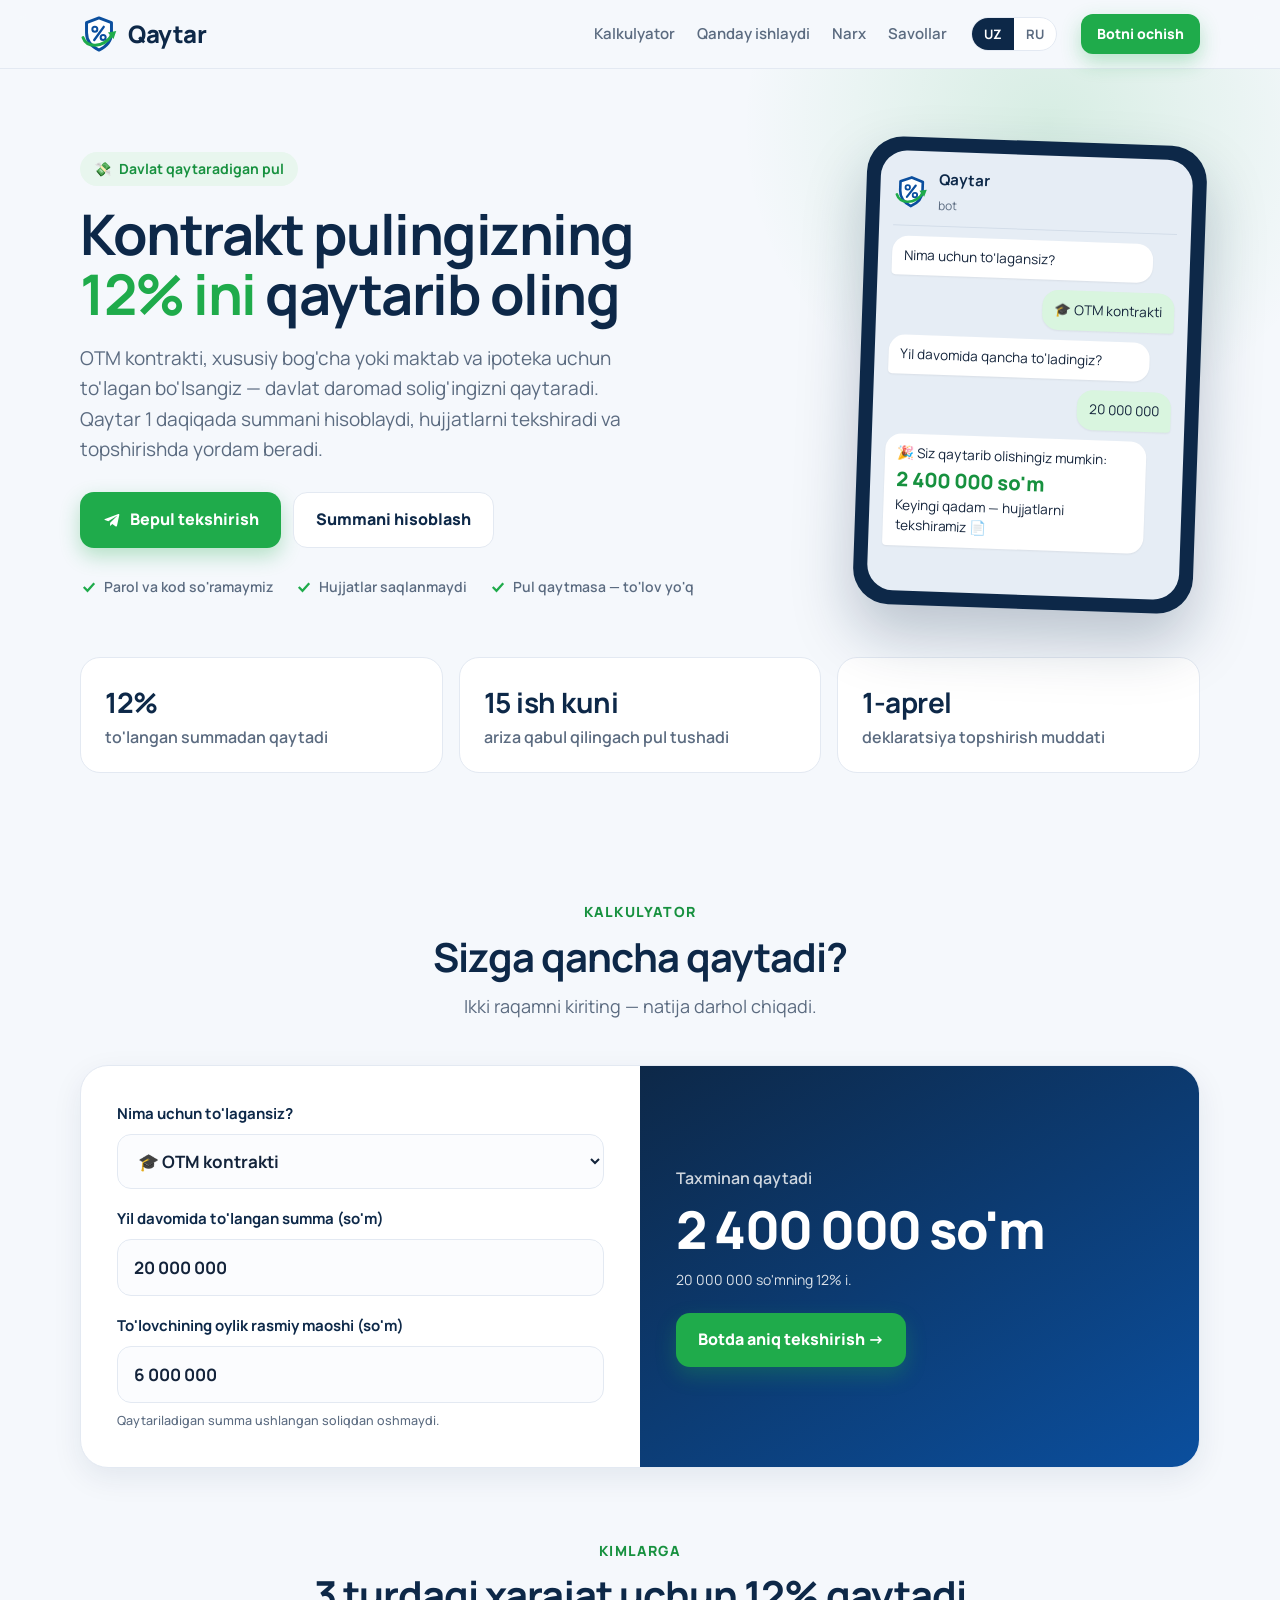
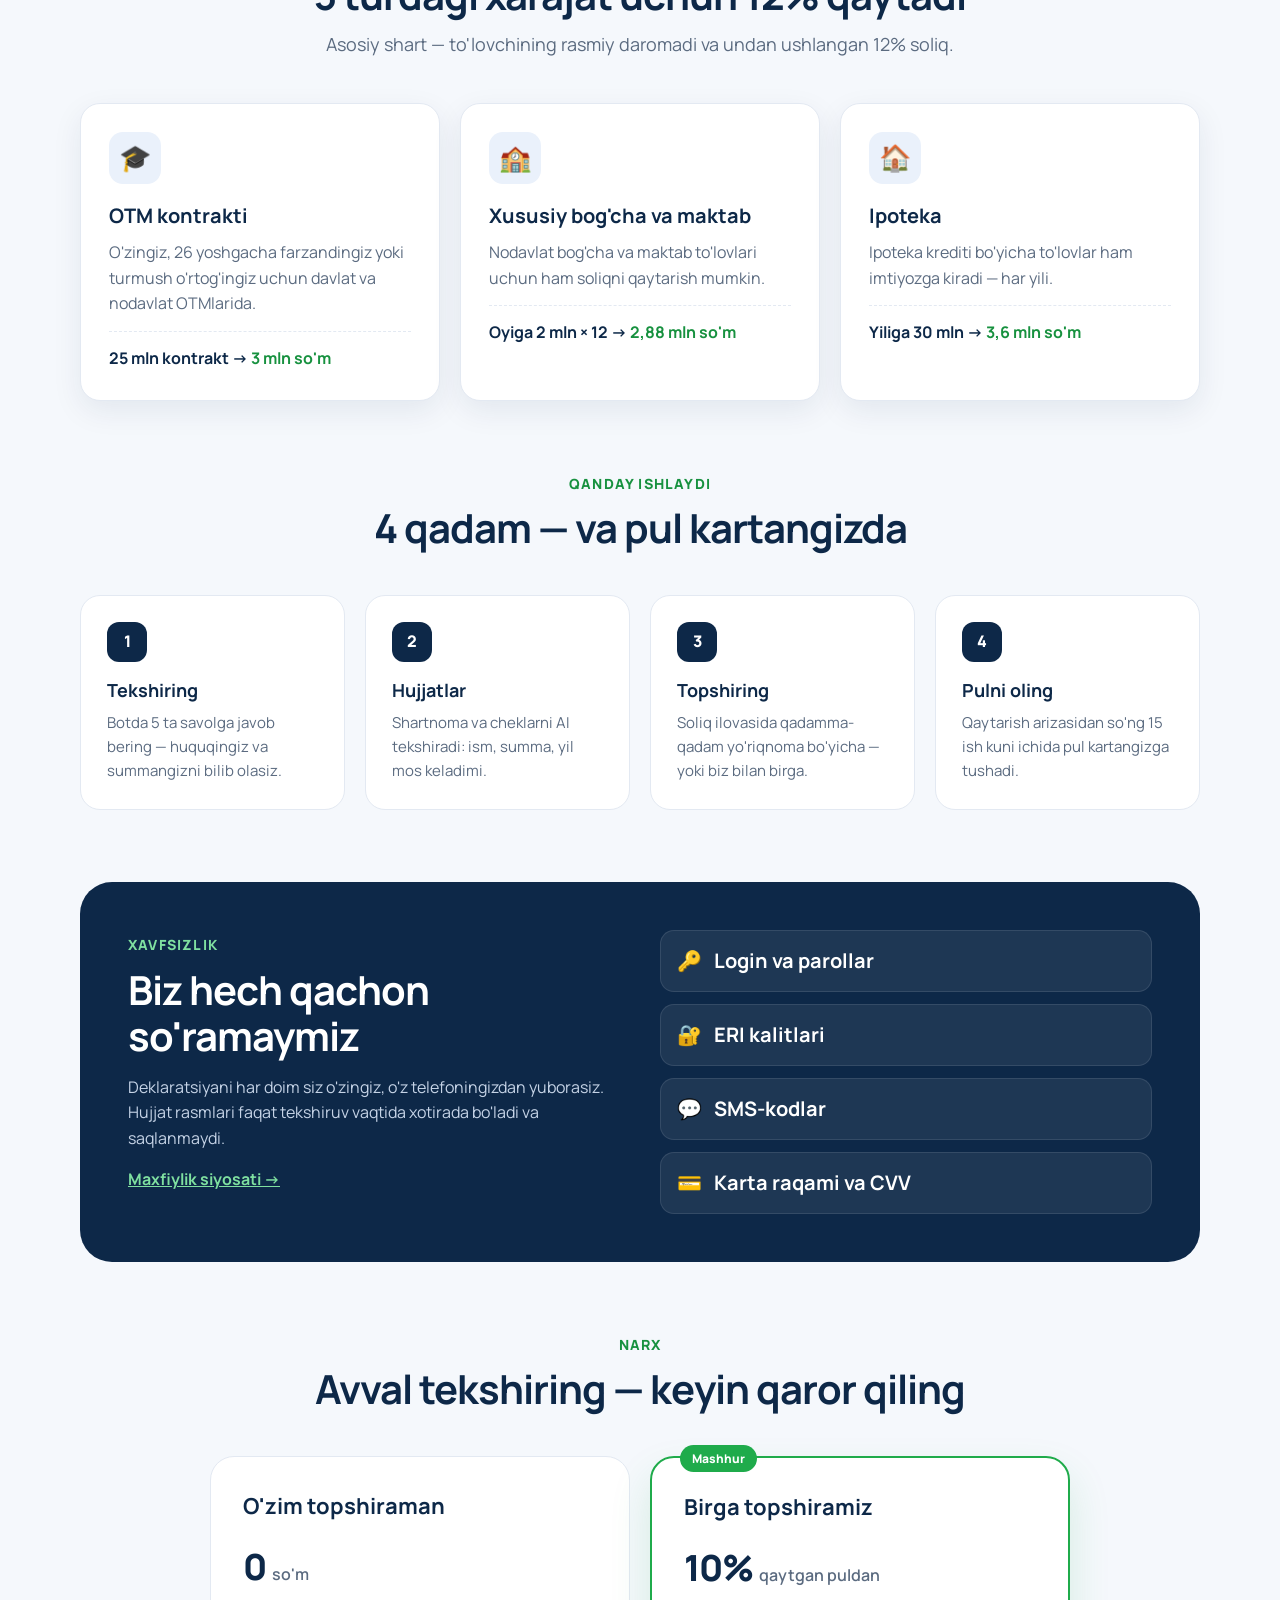
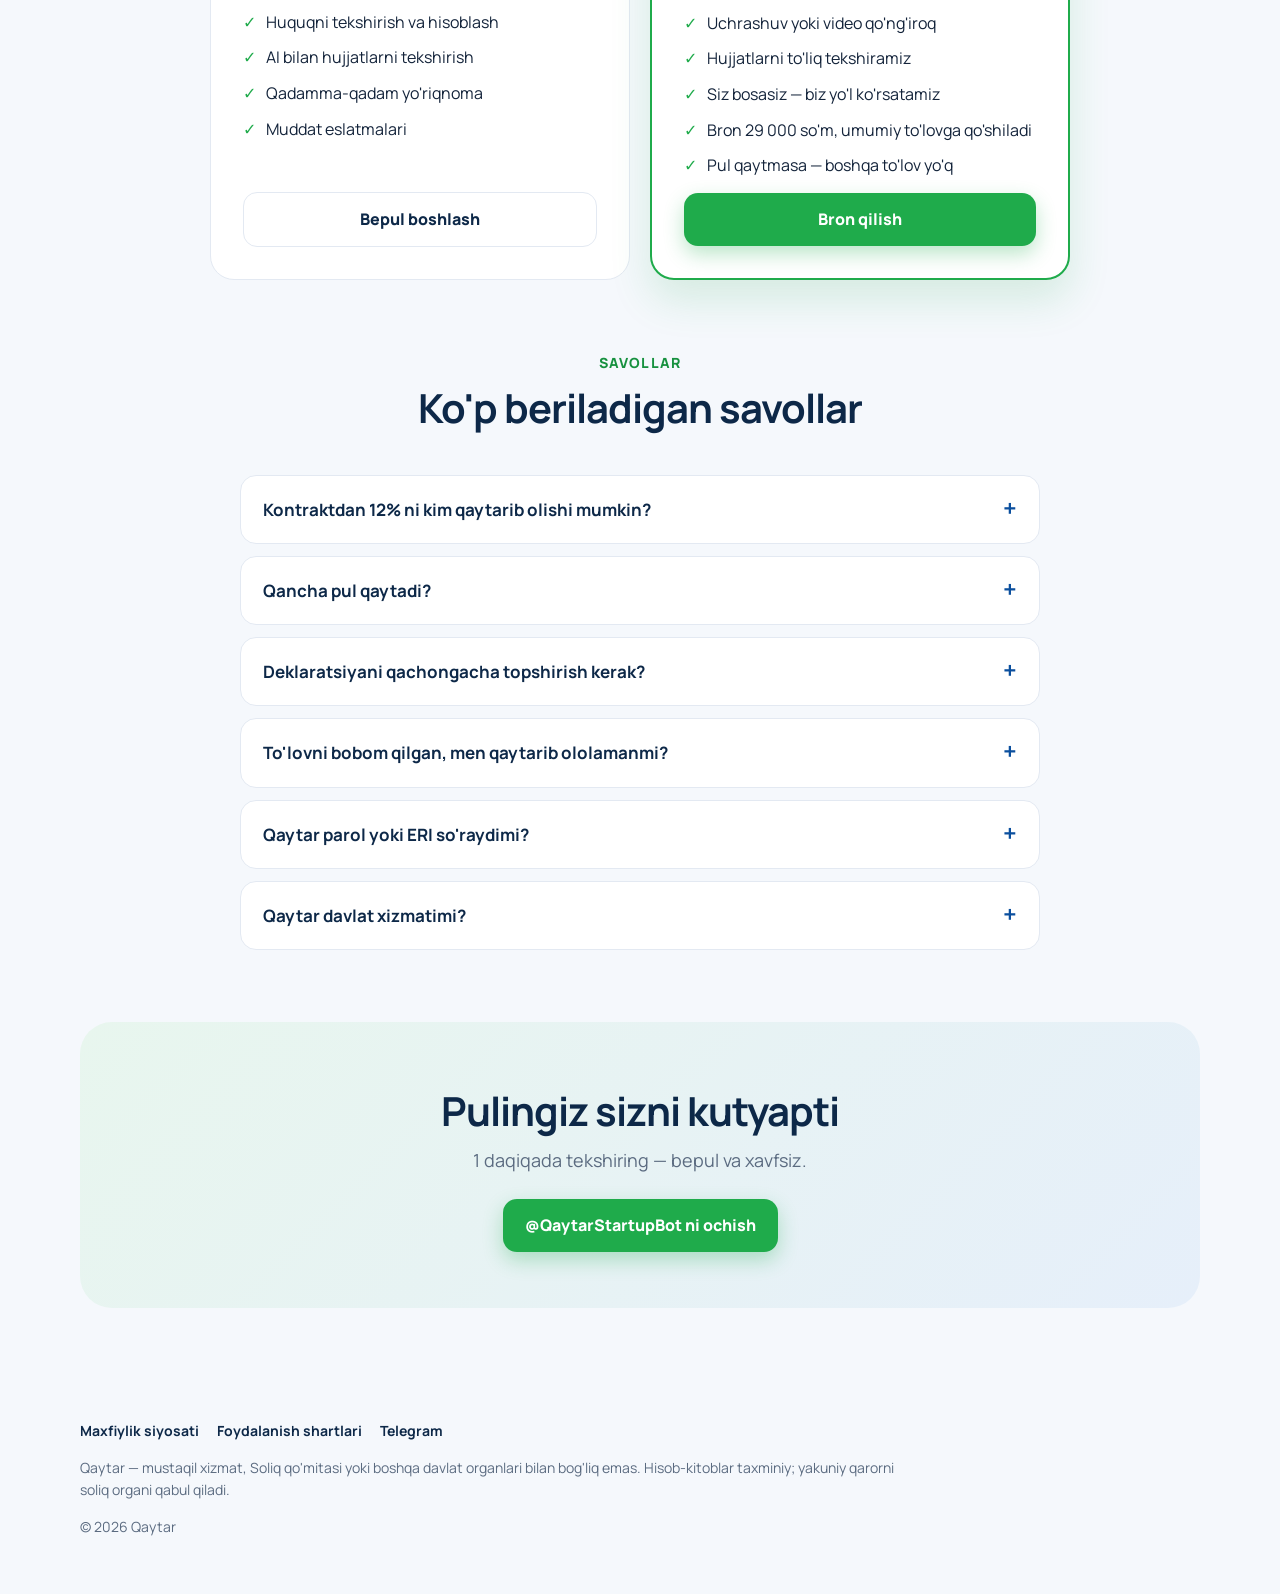
<file: site/index.html>
<!doctype html>
<html lang="uz">
<head>
<meta charset="utf-8">
<meta name="viewport" content="width=device-width, initial-scale=1">
<title>Kontraktdan 12% qaytarish — Qaytar | Возврат 12% за контракт</title>
<meta name="description" content="Kontrakt, xususiy bog'cha/maktab va ipoteka uchun to'langan pulning 12% ini qaytarib oling. 1 daqiqada bepul hisoblang. Вернём 12% подоходного налога за контракт, школу и ипотеку.">
<meta name="keywords" content="kontraktdan 12% qaytarish, kontrakt pulini qaytarish, 12 foiz qaytarish, soliq qaytarish, ipoteka 12%, возврат 12% за контракт, вернуть налог за учебу Узбекистан">
<link rel="canonical" href="https://qaytar.uz/">
<link rel="alternate" hreflang="uz" href="https://qaytar.uz/?lang=uz">
<link rel="alternate" hreflang="ru" href="https://qaytar.uz/?lang=ru">
<link rel="alternate" hreflang="x-default" href="https://qaytar.uz/">
<meta name="theme-color" content="#0d2848">
<link rel="icon" href="logo.svg" type="image/svg+xml">
<link rel="apple-touch-icon" href="og.png">

<meta property="og:type" content="website">
<meta property="og:site_name" content="Qaytar">
<meta property="og:title" content="Kontraktdan 12% qaytaring — Qaytar">
<meta property="og:description" content="20 mln kontrakt → 2,4 mln so'm qaytadi. 1 daqiqada bepul tekshiring.">
<meta property="og:url" content="https://qaytar.uz/">
<meta property="og:image" content="https://qaytar.uz/og.png">
<meta property="og:locale" content="uz_UZ">
<meta property="og:locale:alternate" content="ru_RU">
<meta name="twitter:card" content="summary_large_image">

<link rel="preconnect" href="https://fonts.googleapis.com">
<link rel="preconnect" href="https://fonts.gstatic.com" crossorigin>
<link href="https://fonts.googleapis.com/css2?family=Manrope:wght@500;600;700;800&display=swap" rel="stylesheet">
<link rel="stylesheet" href="styles.css">
<script src="lang.js"></script>

<script type="application/ld+json">
{
  "@context": "https://schema.org",
  "@graph": [
    {
      "@type": "Organization",
      "name": "Qaytar",
      "url": "https://qaytar.uz/",
      "logo": "https://qaytar.uz/og.png",
      "sameAs": ["https://t.me/QaytarStartupBot"]
    },
    {
      "@type": "WebSite",
      "name": "Qaytar",
      "url": "https://qaytar.uz/",
      "inLanguage": ["uz", "ru"]
    },
    {
      "@type": "FAQPage",
      "mainEntity": [
        {"@type": "Question", "name": "Kontraktdan 12% ni kim qaytarib olishi mumkin?",
         "acceptedAnswer": {"@type": "Answer", "text": "Rasmiy ishlaydigan va maoshidan 12% daromad solig'i ushlanadigan, o'zi, 26 yoshgacha farzandi yoki turmush o'rtog'i uchun OTM kontraktini to'lagan shaxs. Shuningdek, nodavlat bog'cha/maktab va ipoteka to'lovlari uchun."}},
        {"@type": "Question", "name": "Qancha pul qaytadi?",
         "acceptedAnswer": {"@type": "Answer", "text": "To'langan summaning 12 foizi, lekin yil davomida ushlangan soliqdan ko'p emas. Masalan, 20 mln so'm kontrakt uchun 2,4 mln so'm."}},
        {"@type": "Question", "name": "Deklaratsiyani qachongacha topshirish kerak?",
         "acceptedAnswer": {"@type": "Answer", "text": "Xarajat qilingan yildan keyingi yilning 1-apreligacha. Pul qaytarish arizasi qabul qilingandan so'ng 15 ish kuni ichida tushadi."}},
        {"@type": "Question", "name": "Qaytar parol yoki ERI so'raydimi?",
         "acceptedAnswer": {"@type": "Answer", "text": "Yo'q. Qaytar hech qachon parol, ERI, SMS-kod yoki karta ma'lumotlarini so'ramaydi. Deklaratsiyani har doim foydalanuvchining o'zi yuboradi."}}
      ]
    }
  ]
}
</script>
</head>
<body>

<header class="header">
  <div class="container">
    <a class="brand" href="#top" aria-label="Qaytar">
      <img src="logo.svg" width="38" height="38" alt="Qaytar logo">
      <span class="brand-name">Qaytar</span>
    </a>
    <nav class="nav" aria-label="Menu">
      <a href="#calc" data-i18n="nav_calc">Kalkulyator</a>
      <a href="#how" data-i18n="nav_how">Qanday ishlaydi</a>
      <a href="#price" data-i18n="nav_price">Narx</a>
      <a href="#faq" data-i18n="nav_faq">Savollar</a>
    </nav>
    <div class="lang-switch"><button data-set-lang="uz">UZ</button><button data-set-lang="ru">RU</button></div>
    <a class="btn btn-primary btn-sm tg-link" href="https://t.me/QaytarStartupBot" data-i18n="cta_short">Botni ochish</a>
  </div>
</header>

<main id="top">

<!-- HERO -->
<section class="hero">
  <div class="container hero-grid">
    <div>
      <span class="pill">💸 <span data-i18n="pill">Davlat qaytaradigan pul</span></span>
      <h1 data-i18n-html="h1">Kontrakt pulingizning <span class="hl">12% ini</span> qaytarib oling</h1>
      <p class="lead" data-i18n="lead">OTM kontrakti, xususiy bog'cha yoki maktab va ipoteka uchun to'lagan bo'lsangiz — davlat daromad solig'ingizni qaytaradi. Qaytar 1 daqiqada summani hisoblaydi, hujjatlarni tekshiradi va topshirishda yordam beradi.</p>
      <div class="hero-cta">
        <a class="btn btn-primary tg-link" href="https://t.me/QaytarStartupBot">
          <svg width="20" height="20" viewBox="0 0 24 24" fill="currentColor" aria-hidden="true"><path d="M9.8 15.3 9.6 19c.4 0 .6-.2.8-.4l2-1.9 4.1 3c.8.4 1.3.2 1.5-.7l2.7-12.8c.3-1.1-.4-1.6-1.1-1.3L3.7 10.8c-1.1.4-1 1-.2 1.3l4.1 1.3 9.5-6c.4-.3.9-.1.6.2Z"/></svg>
          <span data-i18n="cta_main">Bepul tekshirish</span>
        </a>
        <a class="btn btn-ghost" href="#calc" data-i18n="cta_calc">Summani hisoblash</a>
      </div>
      <div class="trust">
        <span><svg width="18" height="18" viewBox="0 0 24 24" fill="none" stroke="currentColor" stroke-width="3"><path d="M5 12l5 5 9-10"/></svg><span data-i18n="t1">Parol va kod so'ramaymiz</span></span>
        <span><svg width="18" height="18" viewBox="0 0 24 24" fill="none" stroke="currentColor" stroke-width="3"><path d="M5 12l5 5 9-10"/></svg><span data-i18n="t2">Hujjatlar saqlanmaydi</span></span>
        <span><svg width="18" height="18" viewBox="0 0 24 24" fill="none" stroke="currentColor" stroke-width="3"><path d="M5 12l5 5 9-10"/></svg><span data-i18n="t3">Pul qaytmasa — to'lov yo'q</span></span>
      </div>
    </div>

    <div class="phone" aria-hidden="true">
      <div class="screen">
        <div class="chat-head"><img src="logo.svg" width="34" height="34" alt=""><div><b>Qaytar</b><small data-i18n="bot_status">bot</small></div></div>
        <div class="bubble" data-i18n="chat1">Nima uchun to'lagansiz?</div>
        <div class="bubble me" data-i18n="chat2">🎓 OTM kontrakti</div>
        <div class="bubble" data-i18n="chat3">Yil davomida qancha to'ladingiz?</div>
        <div class="bubble me">20 000 000</div>
        <div class="bubble"><span data-i18n="chat4">🎉 Siz qaytarib olishingiz mumkin:</span><span class="big" data-i18n="chat_sum">2 400 000 so'm</span><span data-i18n="chat5">Keyingi qadam — hujjatlarni tekshiramiz 📄</span></div>
      </div>
    </div>
  </div>

  <div class="container" style="margin-top:56px">
    <div class="stats">
      <div class="stat"><b>12%</b><span data-i18n="s1">to'langan summadan qaytadi</span></div>
      <div class="stat"><b data-i18n="s2b">15 ish kuni</b><span data-i18n="s2">ariza qabul qilingach pul tushadi</span></div>
      <div class="stat"><b data-i18n="s3b">1-aprel</b><span data-i18n="s3">deklaratsiya topshirish muddati</span></div>
    </div>
  </div>
</section>

<!-- CALCULATOR -->
<section id="calc">
  <div class="container">
    <div class="section-head">
      <div class="eyebrow" data-i18n="calc_eyebrow">Kalkulyator</div>
      <h2 data-i18n="calc_h2">Sizga qancha qaytadi?</h2>
      <p data-i18n="calc_p">Ikki raqamni kiriting — natija darhol chiqadi.</p>
    </div>
    <div class="calc">
      <form class="calc-form" onsubmit="return false">
        <label><span data-i18n="f_kind">Nima uchun to'lagansiz?</span>
          <select id="kind">
            <option value="uni" data-i18n="k_uni">🎓 OTM kontrakti</option>
            <option value="school" data-i18n="k_school">🏫 Xususiy bog'cha / maktab</option>
            <option value="mortgage" data-i18n="k_mort">🏠 Ipoteka</option>
          </select>
        </label>
        <label><span data-i18n="f_paid">Yil davomida to'langan summa (so'm)</span>
          <input id="paid" inputmode="numeric" autocomplete="off" value="20 000 000">
        </label>
        <label><span data-i18n="f_salary">To'lovchining oylik rasmiy maoshi (so'm)</span>
          <input id="salary" inputmode="numeric" autocomplete="off" value="6 000 000">
          <small data-i18n="f_hint">Qaytariladigan summa ushlangan soliqdan oshmaydi.</small>
        </label>
      </form>
      <div class="calc-result" aria-live="polite">
        <div class="label" data-i18n="r_label">Taxminan qaytadi</div>
        <div class="amount"><span id="refund">2 400 000</span> <span data-i18n="sum">so'm</span></div>
        <div class="note" id="note"></div>
        <a class="btn btn-primary tg-link" href="https://t.me/QaytarStartupBot" data-i18n="r_cta">Botda aniq tekshirish →</a>
      </div>
    </div>
  </div>
</section>

<!-- WHO -->
<section id="who" style="padding-top:0">
  <div class="container">
    <div class="section-head">
      <div class="eyebrow" data-i18n="who_eyebrow">Kimlarga</div>
      <h2 data-i18n="who_h2">3 turdagi xarajat uchun 12% qaytadi</h2>
      <p data-i18n="who_p">Asosiy shart — to'lovchining rasmiy daromadi va undan ushlangan 12% soliq.</p>
    </div>
    <div class="cards">
      <article class="card">
        <div class="ico">🎓</div>
        <h3 data-i18n="c1h">OTM kontrakti</h3>
        <p data-i18n="c1p">O'zingiz, 26 yoshgacha farzandingiz yoki turmush o'rtog'ingiz uchun davlat va nodavlat OTMlarida.</p>
        <div class="example" data-i18n-html="c1e">25 mln kontrakt → <em>3 mln so'm</em></div>
      </article>
      <article class="card">
        <div class="ico">🏫</div>
        <h3 data-i18n="c2h">Xususiy bog'cha va maktab</h3>
        <p data-i18n="c2p">Nodavlat bog'cha va maktab to'lovlari uchun ham soliqni qaytarish mumkin.</p>
        <div class="example" data-i18n-html="c2e">Oyiga 2 mln × 12 → <em>2,88 mln so'm</em></div>
      </article>
      <article class="card">
        <div class="ico">🏠</div>
        <h3 data-i18n="c3h">Ipoteka</h3>
        <p data-i18n="c3p">Ipoteka krediti bo'yicha to'lovlar ham imtiyozga kiradi — har yili.</p>
        <div class="example" data-i18n-html="c3e">Yiliga 30 mln → <em>3,6 mln so'm</em></div>
      </article>
    </div>
  </div>
</section>

<!-- HOW -->
<section id="how" style="padding-top:0">
  <div class="container">
    <div class="section-head">
      <div class="eyebrow" data-i18n="how_eyebrow">Qanday ishlaydi</div>
      <h2 data-i18n="how_h2">4 qadam — va pul kartangizda</h2>
    </div>
    <div class="steps">
      <div class="step"><h3 data-i18n="st1h">Tekshiring</h3><p data-i18n="st1p">Botda 5 ta savolga javob bering — huquqingiz va summangizni bilib olasiz.</p></div>
      <div class="step"><h3 data-i18n="st2h">Hujjatlar</h3><p data-i18n="st2p">Shartnoma va cheklarni AI tekshiradi: ism, summa, yil mos keladimi.</p></div>
      <div class="step"><h3 data-i18n="st3h">Topshiring</h3><p data-i18n="st3p">Soliq ilovasida qadamma-qadam yo'riqnoma bo'yicha — yoki biz bilan birga.</p></div>
      <div class="step"><h3 data-i18n="st4h">Pulni oling</h3><p data-i18n="st4p">Qaytarish arizasidan so'ng 15 ish kuni ichida pul kartangizga tushadi.</p></div>
    </div>
  </div>
</section>

<!-- SECURITY -->
<section style="padding-top:0">
  <div class="container">
    <div class="secure">
      <div>
        <div class="eyebrow" style="color:#7fe0a0" data-i18n="sec_eyebrow">Xavfsizlik</div>
        <h2 data-i18n="sec_h2">Biz hech qachon so'ramaymiz</h2>
        <p data-i18n="sec_p">Deklaratsiyani har doim siz o'zingiz, o'z telefoningizdan yuborasiz. Hujjat rasmlari faqat tekshiruv vaqtida xotirada bo'ladi va saqlanmaydi.</p>
        <p><a href="privacy.html" style="color:#7fe0a0;font-weight:700" data-i18n="sec_link">Maxfiylik siyosati →</a></p>
      </div>
      <div class="never">
        <div><span>🔑</span><span data-i18n="n1">Login va parollar</span></div>
        <div><span>🔐</span><span data-i18n="n2">ERI kalitlari</span></div>
        <div><span>💬</span><span data-i18n="n3">SMS-kodlar</span></div>
        <div><span>💳</span><span data-i18n="n4">Karta raqami va CVV</span></div>
      </div>
    </div>
  </div>
</section>

<!-- PRICE -->
<section id="price" style="padding-top:0">
  <div class="container">
    <div class="section-head">
      <div class="eyebrow" data-i18n="price_eyebrow">Narx</div>
      <h2 data-i18n="price_h2">Avval tekshiring — keyin qaror qiling</h2>
    </div>
    <div class="pricing">
      <div class="plan">
        <h3 data-i18n="p1h">O'zim topshiraman</h3>
        <div class="price" data-i18n-html="p1price">0 <small>so'm</small></div>
        <ul>
          <li data-i18n="p1a">Huquqni tekshirish va hisoblash</li>
          <li data-i18n="p1b">AI bilan hujjatlarni tekshirish</li>
          <li data-i18n="p1c">Qadamma-qadam yo'riqnoma</li>
          <li data-i18n="p1d">Muddat eslatmalari</li>
        </ul>
        <a class="btn btn-ghost tg-link" href="https://t.me/QaytarStartupBot" data-i18n="p1btn">Bepul boshlash</a>
      </div>
      <div class="plan featured">
        <span class="tag" data-i18n="p2tag">Mashhur</span>
        <h3 data-i18n="p2h">Birga topshiramiz</h3>
        <div class="price" data-i18n-html="p2price">10% <small>qaytgan puldan</small></div>
        <ul>
          <li data-i18n="p2a">Uchrashuv yoki video qo'ng'iroq</li>
          <li data-i18n="p2b">Hujjatlarni to'liq tekshiramiz</li>
          <li data-i18n="p2c">Siz bosasiz — biz yo'l ko'rsatamiz</li>
          <li data-i18n="p2d">Bron 29 000 so'm, umumiy to'lovga qo'shiladi</li>
          <li data-i18n="p2e">Pul qaytmasa — boshqa to'lov yo'q</li>
        </ul>
        <a class="btn btn-primary tg-link" href="https://t.me/QaytarStartupBot" data-i18n="p2btn">Bron qilish</a>
      </div>
    </div>
  </div>
</section>

<!-- FAQ -->
<section id="faq" style="padding-top:0">
  <div class="container">
    <div class="section-head">
      <div class="eyebrow" data-i18n="faq_eyebrow">Savollar</div>
      <h2 data-i18n="faq_h2">Ko'p beriladigan savollar</h2>
    </div>
    <div class="faq">
      <details><summary data-i18n="q1">Kontraktdan 12% ni kim qaytarib olishi mumkin?</summary><p data-i18n="a1">Rasmiy ishlaydigan va maoshidan 12% daromad solig'i ushlanadigan, o'zi, 26 yoshgacha farzandi yoki turmush o'rtog'i uchun OTM kontraktini to'lagan shaxs. Shuningdek, nodavlat bog'cha/maktab va ipoteka to'lovlari uchun.</p></details>
      <details><summary data-i18n="q2">Qancha pul qaytadi?</summary><p data-i18n="a2">To'langan summaning 12 foizi, lekin yil davomida ushlangan soliqdan ko'p emas. Masalan, 20 mln so'm kontrakt uchun 2,4 mln so'm.</p></details>
      <details><summary data-i18n="q3">Deklaratsiyani qachongacha topshirish kerak?</summary><p data-i18n="a3">Xarajat qilingan yildan keyingi yilning 1-apreligacha. Pul qaytarish arizasi qabul qilingandan so'ng 15 ish kuni ichida tushadi.</p></details>
      <details><summary data-i18n="q4">To'lovni bobom qilgan, men qaytarib ololamanmi?</summary><p data-i18n="a4">Odatda soliqni aynan to'lovni qilgan va shartnomada to'lovchi sifatida ko'rsatilgan shaxs qaytaradi. Shuning uchun to'lovni deklaratsiya topshiradigan odamning o'z kartasidan qilish muhim.</p></details>
      <details><summary data-i18n="q5">Qaytar parol yoki ERI so'raydimi?</summary><p data-i18n="a5">Yo'q. Qaytar hech qachon parol, ERI, SMS-kod yoki karta ma'lumotlarini so'ramaydi. Deklaratsiyani har doim siz o'zingiz yuborasiz.</p></details>
      <details><summary data-i18n="q6">Qaytar davlat xizmatimi?</summary><p data-i18n="a6">Yo'q, Qaytar — mustaqil yordamchi xizmat va Soliq qo'mitasi bilan bog'liq emas. Davlat xizmatining o'zi bepul; biz uni tezroq va xatosiz bajarishga yordam beramiz.</p></details>
    </div>
  </div>
</section>

<!-- CTA -->
<section style="padding-top:0">
  <div class="container">
    <div class="cta">
      <h2 data-i18n="cta_h2">Pulingiz sizni kutyapti</h2>
      <p data-i18n="cta_p">1 daqiqada tekshiring — bepul va xavfsiz.</p>
      <a class="btn btn-primary tg-link" href="https://t.me/QaytarStartupBot" data-i18n="cta_main2">@QaytarStartupBot ni ochish</a>
    </div>
  </div>
</section>
</main>

<footer>
  <div class="container">
    <div class="foot-links">
      <a href="privacy.html" data-i18n="f_privacy">Maxfiylik siyosati</a>
      <a href="terms.html" data-i18n="f_terms">Foydalanish shartlari</a>
      <a href="https://t.me/QaytarStartupBot">Telegram</a>
    </div>
    <div class="disclaimer" data-i18n="disclaimer">Qaytar — mustaqil xizmat, Soliq qo'mitasi yoki boshqa davlat organlari bilan bog'liq emas. Hisob-kitoblar taxminiy; yakuniy qarorni soliq organi qabul qiladi.</div>
    <div>© 2026 Qaytar</div>
  </div>
</footer>

<script>
var I18N = {
  ru: {
    nav_calc: "Калькулятор", nav_how: "Как это работает", nav_price: "Цена", nav_faq: "Вопросы",
    cta_short: "Открыть бота", pill: "Деньги, которые возвращает государство",
    h1: 'Верните <span class="hl">12%</span> от суммы контракта',
    lead: "Если вы платили за контракт в вузе, частный сад или школу и ипотеку — государство вернёт ваш подоходный налог. Qaytar за минуту посчитает сумму, проверит документы и поможет подать.",
    cta_main: "Проверить бесплатно", cta_calc: "Посчитать сумму",
    t1: "Не просим пароли и коды", t2: "Документы не храним", t3: "Не вернули — не платите",
    bot_status: "бот", chat1: "За что вы платили?", chat2: "🎓 Контракт в вузе", chat3: "Сколько вы заплатили за год?",
    chat4: "🎉 Вы можете вернуть:", chat_sum: "2 400 000 сум",chat5: "Следующий шаг — проверим документы 📄",
    s1: "возвращается от оплаченной суммы", s2b: "15 рабочих дней", s2: "и деньги на карте после заявления",
    s3b: "1 апреля", s3: "срок подачи декларации",
    calc_eyebrow: "Калькулятор", calc_h2: "Сколько вернётся вам?", calc_p: "Введите две цифры — результат сразу.",
    f_kind: "За что вы платили?", k_uni: "🎓 Контракт в вузе", k_school: "🏫 Частный сад / школа", k_mort: "🏠 Ипотека",
    f_paid: "Оплачено за год (сум)", f_salary: "Официальная зарплата плательщика в месяц (сум)",
    f_hint: "Возврат не может быть больше удержанного налога.",
    r_label: "Примерно вернётся", sum: "сум", r_cta: "Точная проверка в боте →",
    who_eyebrow: "Кому", who_h2: "12% возвращают за 3 вида расходов",
    who_p: "Главное условие — у плательщика есть официальный доход и с него удержан налог 12%.",
    c1h: "Контракт в вузе", c1p: "За себя, ребёнка или супруга(у) до 26 лет — в государственных и частных вузах.",
    c1e: "Контракт 25 млн → <em>3 млн сум</em>",
    c2h: "Частный сад и школа", c2p: "Налог можно вернуть и за оплату негосударственных садов и школ.",
    c2e: "2 млн в месяц × 12 → <em>2,88 млн сум</em>",
    c3h: "Ипотека", c3p: "Платежи по ипотечному кредиту тоже дают право на льготу — каждый год.",
    c3e: "30 млн в год → <em>3,6 млн сум</em>",
    how_eyebrow: "Как это работает", how_h2: "4 шага — и деньги на вашей карте",
    st1h: "Проверьте", st1p: "Ответьте на 5 вопросов в боте — узнаете своё право и сумму.",
    st2h: "Документы", st2p: "ИИ проверит договор и чеки: совпадают ли ФИО, суммы и год.",
    st3h: "Подайте", st3p: "По пошаговой инструкции в приложении Soliq — или вместе с нами.",
    st4h: "Получите деньги", st4p: "Через 15 рабочих дней после заявления деньги придут на карту.",
    sec_eyebrow: "Безопасность", sec_h2: "Мы никогда не просим",
    sec_p: "Декларацию всегда отправляете вы сами, со своего телефона. Фото документов находятся в памяти только во время проверки и не сохраняются.",
    sec_link: "Политика конфиденциальности →",
    n1: "Логины и пароли", n2: "Ключи ЭЦП", n3: "SMS-коды", n4: "Номер карты и CVV",
    price_eyebrow: "Цена", price_h2: "Сначала проверьте — потом решайте",
    p1h: "Подам сам(а)", p1price: "0 <small>сум</small>", p1a: "Проверка права и расчёт", p1b: "Проверка документов с ИИ",
    p1c: "Пошаговая инструкция", p1d: "Напоминания о сроках", p1btn: "Начать бесплатно",
    p2tag: "Популярно", p2h: "Подаём вместе", p2price: "10% <small>от возврата</small>",
    p2a: "Встреча или видеозвонок", p2b: "Полностью проверим документы", p2c: "Вы нажимаете — мы подсказываем",
    p2d: "Бронь 29 000 сум, засчитывается в оплату", p2e: "Не вернули — больше не платите", p2btn: "Забронировать",
    faq_eyebrow: "Вопросы", faq_h2: "Частые вопросы",
    q1: "Кто может вернуть 12% за контракт?",
    a1: "Тот, кто официально работает, с его зарплаты удерживают 12% налога, и он оплатил контракт в вузе за себя, ребёнка или супруга(у) до 26 лет. А также за негосударственный сад/школу и ипотеку.",
    q2: "Сколько денег вернётся?",
    a2: "12% от оплаченной суммы, но не больше налога, удержанного за год. Например, за контракт 20 млн сум — 2,4 млн сум.",
    q3: "До какого числа подавать декларацию?",
    a3: "До 1 апреля года, следующего за годом расходов. Деньги приходят в течение 15 рабочих дней после принятия заявления на возврат.",
    q4: "Контракт оплатил дедушка — могу ли я вернуть налог?",
    a4: "Обычно вернуть налог может тот, кто реально платил и указан плательщиком в договоре. Поэтому важно платить с карты того, кто будет подавать декларацию.",
    q5: "Qaytar просит пароль или ЭЦП?",
    a5: "Нет. Qaytar никогда не просит пароли, ЭЦП, SMS-коды или данные карты. Декларацию всегда отправляете вы сами.",
    q6: "Qaytar — это госуслуга?",
    a6: "Нет, Qaytar — независимый сервис-помощник, не связанный с Налоговым комитетом. Сама госуслуга бесплатна; мы помогаем пройти её быстрее и без ошибок.",
    cta_h2: "Ваши деньги ждут вас", cta_p: "Проверьте за 1 минуту — бесплатно и безопасно.", cta_main2: "Открыть @QaytarStartupBot",
    f_privacy: "Политика конфиденциальности", f_terms: "Условия использования",
    disclaimer: "Qaytar — независимый сервис, не связанный с Налоговым комитетом или иными госорганами. Расчёты примерные; окончательное решение принимает налоговый орган."
  }
};

// keep the Uzbek originals from the HTML so switching back works
var ORIGINAL = {};
document.querySelectorAll("[data-i18n],[data-i18n-html]").forEach(function (el) {
  var key = el.getAttribute("data-i18n") || el.getAttribute("data-i18n-html");
  ORIGINAL[key] = el.innerHTML;
});

window.applyI18n = function (lang) {
  document.querySelectorAll("[data-i18n],[data-i18n-html]").forEach(function (el) {
    var key = el.getAttribute("data-i18n") || el.getAttribute("data-i18n-html");
    var val = lang === "uz" ? ORIGINAL[key] : (I18N[lang] && I18N[lang][key]);
    if (val == null) return;
    if (el.hasAttribute("data-i18n-html") || lang === "uz") el.innerHTML = val; else el.textContent = val;
  });
  document.title = lang === "ru"
    ? "Возврат 12% за контракт, школу и ипотеку — Qaytar"
    : "Kontraktdan 12% qaytarish — Qaytar | Возврат 12% за контракт";
  calc();
};

// ---------- calculator ----------
function parseSum(v) {
  v = String(v).toLowerCase().replace(/\s|so'm|сум/g, "").replace(",", ".");
  var mult = 1;
  if (/(mln|млн|m)$/.test(v)) { mult = 1e6; v = v.replace(/(mln|млн|m)$/, ""); }
  else if (/(ming|тыс|k)$/.test(v)) { mult = 1e3; v = v.replace(/(ming|тыс|k)$/, ""); }
  else { v = v.replace(/\./g, ""); }
  var n = parseFloat(v);
  return isNaN(n) ? 0 : Math.round(n * mult);
}
function fmt(n) { return Math.round(n).toString().replace(/\B(?=(\d{3})+(?!\d))/g, " "); }
function calc() {
  var lang = (window.getLang && window.getLang()) || "uz";
  var paid = parseSum(document.getElementById("paid").value);
  var salary = parseSum(document.getElementById("salary").value);
  var byExp = paid * 0.12, byTax = salary * 12 * 0.12;
  var refund = salary ? Math.min(byExp, byTax) : byExp;
  document.getElementById("refund").textContent = fmt(refund);
  var note = "";
  if (salary && byTax < byExp) {
    note = lang === "ru" ? "⚠️ Ограничено удержанным налогом: " + fmt(byTax) + " сум за год."
                         : "⚠️ Ushlangan soliq bilan cheklangan: yiliga " + fmt(byTax) + " so'm.";
  } else {
    note = lang === "ru" ? "12% от " + fmt(paid) + " сум." : fmt(paid) + " so'mning 12% i.";
  }
  document.getElementById("note").textContent = note;
}
["paid", "salary", "kind"].forEach(function (id) {
  document.getElementById(id).addEventListener("input", calc);
});
calc();
</script>
</body>
</html>
</file>
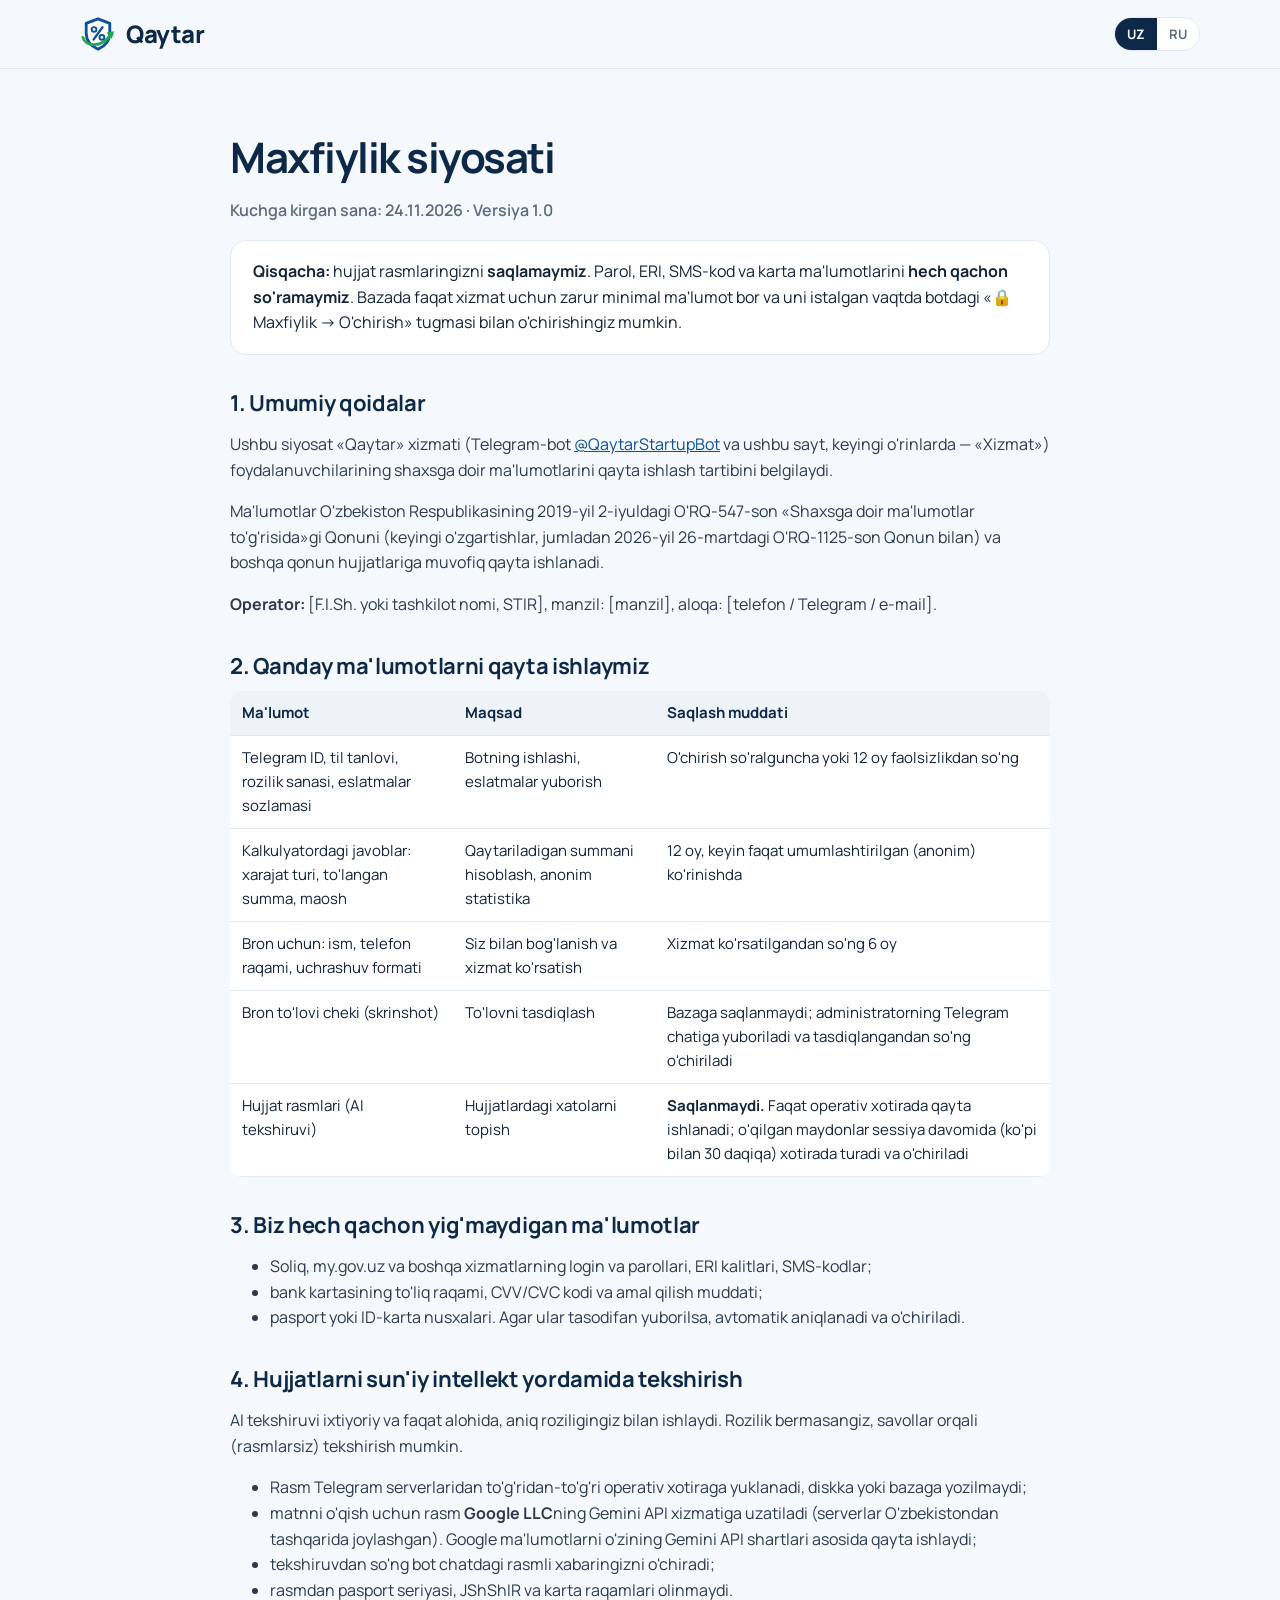
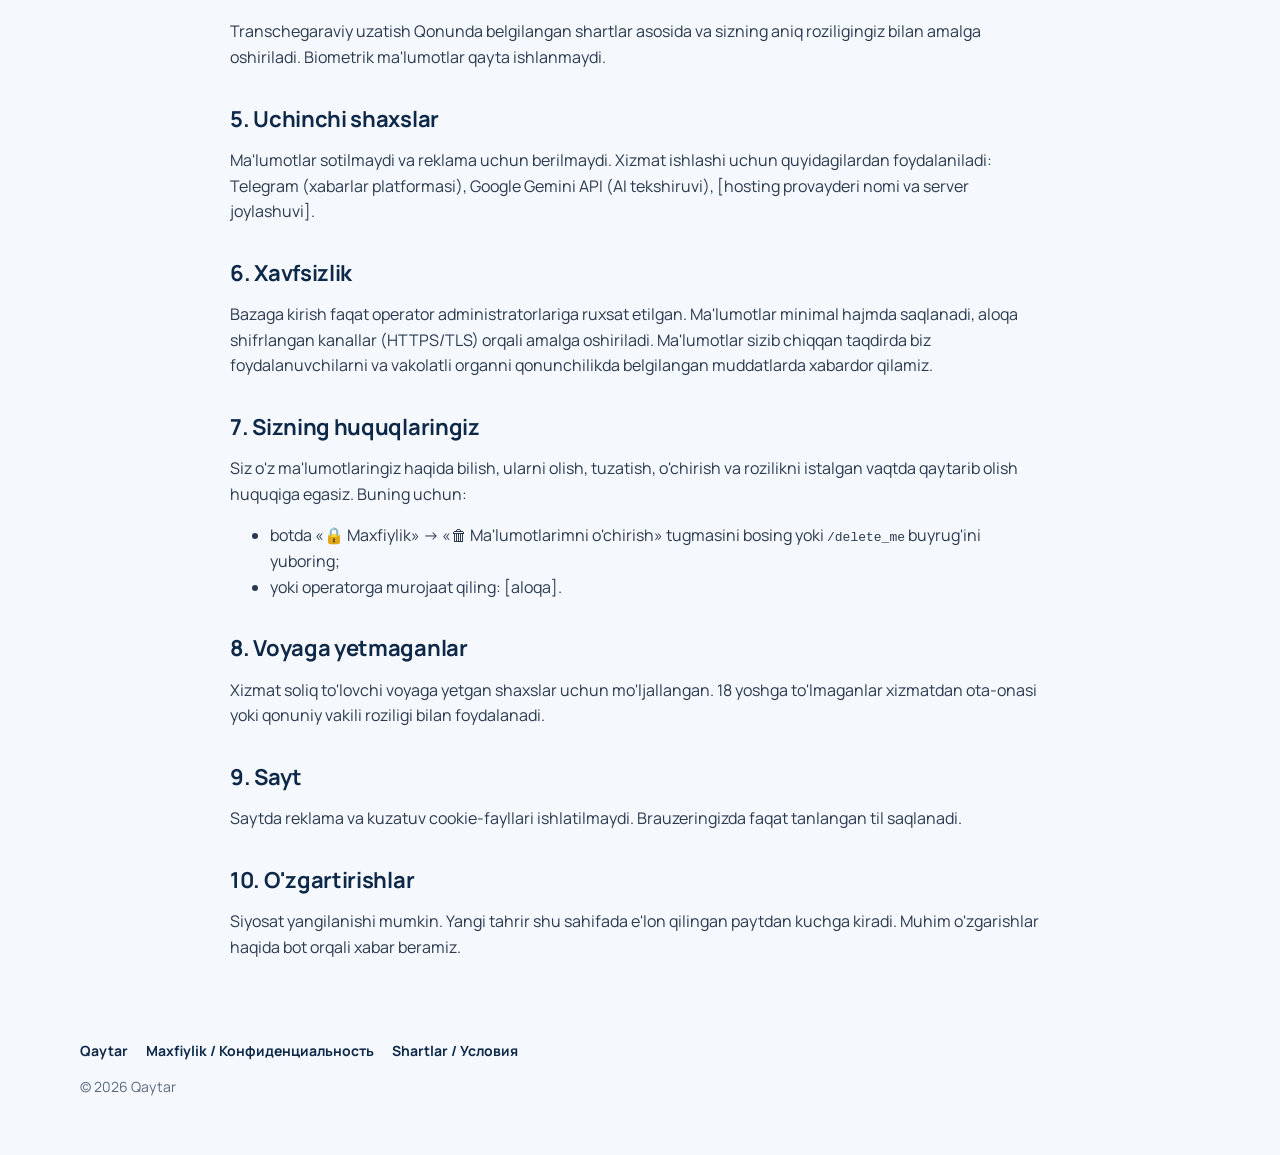
<file: site/privacy.html>
<!doctype html>
<html lang="uz">
<head>
<meta charset="utf-8">
<meta name="viewport" content="width=device-width, initial-scale=1">
<title>Maxfiylik siyosati — Qaytar</title>
<meta name="description" content="Qaytar xizmatining maxfiylik siyosati: qanday ma'lumotlar yig'iladi, qanday saqlanadi va qanday o'chiriladi. Политика конфиденциальности Qaytar.">
<link rel="canonical" href="https://qaytar.uz/privacy.html">
<link rel="icon" href="logo.svg" type="image/svg+xml">
<link rel="preconnect" href="https://fonts.googleapis.com">
<link rel="preconnect" href="https://fonts.gstatic.com" crossorigin>
<link href="https://fonts.googleapis.com/css2?family=Manrope:wght@500;600;700;800&display=swap" rel="stylesheet">
<link rel="stylesheet" href="styles.css">
<script src="lang.js"></script>
</head>
<body>
<header class="header">
  <div class="container">
    <a class="brand" href="index.html"><img src="logo.svg" width="36" height="36" alt=""><span class="brand-name">Qaytar</span></a>
    <div class="lang-switch" style="margin-left:auto"><button data-set-lang="uz">UZ</button><button data-set-lang="ru">RU</button></div>
  </div>
</header>

<main class="container legal">

<!-- =================== O'ZBEKCHA =================== -->
<div data-lang-block="uz">
  <h1>Maxfiylik siyosati</h1>
  <p class="meta">Kuchga kirgan sana: 24.11.2026 · Versiya 1.0</p>

  <div class="box">
    <b>Qisqacha:</b> hujjat rasmlaringizni <b>saqlamaymiz</b>. Parol, ERI, SMS-kod va karta ma'lumotlarini <b>hech qachon so'ramaymiz</b>.
    Bazada faqat xizmat uchun zarur minimal ma'lumot bor va uni istalgan vaqtda botdagi «🔒 Maxfiylik → O'chirish» tugmasi bilan o'chirishingiz mumkin.
  </div>

  <h2>1. Umumiy qoidalar</h2>
  <p>Ushbu siyosat «Qaytar» xizmati (Telegram-bot <a href="https://t.me/QaytarStartupBot">@QaytarStartupBot</a> va ushbu sayt, keyingi o'rinlarda — «Xizmat») foydalanuvchilarining shaxsga doir ma'lumotlarini qayta ishlash tartibini belgilaydi.</p>
  <p>Ma'lumotlar O'zbekiston Respublikasining 2019-yil 2-iyuldagi O'RQ-547-son «Shaxsga doir ma'lumotlar to'g'risida»gi Qonuni (keyingi o'zgartishlar, jumladan 2026-yil 26-martdagi O'RQ-1125-son Qonun bilan) va boshqa qonun hujjatlariga muvofiq qayta ishlanadi.</p>
  <p><b>Operator:</b> [F.I.Sh. yoki tashkilot nomi, STIR], manzil: [manzil], aloqa: [telefon / Telegram / e-mail].</p>

  <h2>2. Qanday ma'lumotlarni qayta ishlaymiz</h2>
  <table>
    <tr><th>Ma'lumot</th><th>Maqsad</th><th>Saqlash muddati</th></tr>
    <tr><td>Telegram ID, til tanlovi, rozilik sanasi, eslatmalar sozlamasi</td><td>Botning ishlashi, eslatmalar yuborish</td><td>O'chirish so'ralguncha yoki 12 oy faolsizlikdan so'ng</td></tr>
    <tr><td>Kalkulyatordagi javoblar: xarajat turi, to'langan summa, maosh</td><td>Qaytariladigan summani hisoblash, anonim statistika</td><td>12 oy, keyin faqat umumlashtirilgan (anonim) ko'rinishda</td></tr>
    <tr><td>Bron uchun: ism, telefon raqami, uchrashuv formati</td><td>Siz bilan bog'lanish va xizmat ko'rsatish</td><td>Xizmat ko'rsatilgandan so'ng 6 oy</td></tr>
    <tr><td>Bron to'lovi cheki (skrinshot)</td><td>To'lovni tasdiqlash</td><td>Bazaga saqlanmaydi; administratorning Telegram chatiga yuboriladi va tasdiqlangandan so'ng o'chiriladi</td></tr>
    <tr><td>Hujjat rasmlari (AI tekshiruvi)</td><td>Hujjatlardagi xatolarni topish</td><td><b>Saqlanmaydi.</b> Faqat operativ xotirada qayta ishlanadi; o'qilgan maydonlar sessiya davomida (ko'pi bilan 30 daqiqa) xotirada turadi va o'chiriladi</td></tr>
  </table>

  <h2>3. Biz hech qachon yig'maydigan ma'lumotlar</h2>
  <ul>
    <li>Soliq, my.gov.uz va boshqa xizmatlarning login va parollari, ERI kalitlari, SMS-kodlar;</li>
    <li>bank kartasining to'liq raqami, CVV/CVC kodi va amal qilish muddati;</li>
    <li>pasport yoki ID-karta nusxalari. Agar ular tasodifan yuborilsa, avtomatik aniqlanadi va o'chiriladi.</li>
  </ul>

  <h2>4. Hujjatlarni sun'iy intellekt yordamida tekshirish</h2>
  <p>AI tekshiruvi ixtiyoriy va faqat alohida, aniq roziligingiz bilan ishlaydi. Rozilik bermasangiz, savollar orqali (rasmlarsiz) tekshirish mumkin.</p>
  <ul>
    <li>Rasm Telegram serverlaridan to'g'ridan-to'g'ri operativ xotiraga yuklanadi, diskka yoki bazaga yozilmaydi;</li>
    <li>matnni o'qish uchun rasm <b>Google LLC</b>ning Gemini API xizmatiga uzatiladi (serverlar O'zbekistondan tashqarida joylashgan). Google ma'lumotlarni o'zining Gemini API shartlari asosida qayta ishlaydi;</li>
    <li>tekshiruvdan so'ng bot chatdagi rasmli xabaringizni o'chiradi;</li>
    <li>rasmdan pasport seriyasi, JShShIR va karta raqamlari olinmaydi.</li>
  </ul>
  <p>Transchegaraviy uzatish Qonunda belgilangan shartlar asosida va sizning aniq roziligingiz bilan amalga oshiriladi. Biometrik ma'lumotlar qayta ishlanmaydi.</p>

  <h2>5. Uchinchi shaxslar</h2>
  <p>Ma'lumotlar sotilmaydi va reklama uchun berilmaydi. Xizmat ishlashi uchun quyidagilardan foydalaniladi: Telegram (xabarlar platformasi), Google Gemini API (AI tekshiruvi), [hosting provayderi nomi va server joylashuvi].</p>

  <h2>6. Xavfsizlik</h2>
  <p>Bazaga kirish faqat operator administratorlariga ruxsat etilgan. Ma'lumotlar minimal hajmda saqlanadi, aloqa shifrlangan kanallar (HTTPS/TLS) orqali amalga oshiriladi. Ma'lumotlar sizib chiqqan taqdirda biz foydalanuvchilarni va vakolatli organni qonunchilikda belgilangan muddatlarda xabardor qilamiz.</p>

  <h2>7. Sizning huquqlaringiz</h2>
  <p>Siz o'z ma'lumotlaringiz haqida bilish, ularni olish, tuzatish, o'chirish va rozilikni istalgan vaqtda qaytarib olish huquqiga egasiz. Buning uchun:</p>
  <ul>
    <li>botda «🔒 Maxfiylik» → «🗑 Ma'lumotlarimni o'chirish» tugmasini bosing yoki <code>/delete_me</code> buyrug'ini yuboring;</li>
    <li>yoki operatorga murojaat qiling: [aloqa].</li>
  </ul>

  <h2>8. Voyaga yetmaganlar</h2>
  <p>Xizmat soliq to'lovchi voyaga yetgan shaxslar uchun mo'ljallangan. 18 yoshga to'lmaganlar xizmatdan ota-onasi yoki qonuniy vakili roziligi bilan foydalanadi.</p>

  <h2>9. Sayt</h2>
  <p>Saytda reklama va kuzatuv cookie-fayllari ishlatilmaydi. Brauzeringizda faqat tanlangan til saqlanadi.</p>

  <h2>10. O'zgartirishlar</h2>
  <p>Siyosat yangilanishi mumkin. Yangi tahrir shu sahifada e'lon qilingan paytdan kuchga kiradi. Muhim o'zgarishlar haqida bot orqali xabar beramiz.</p>
</div>

<!-- =================== РУССКИЙ =================== -->
<div data-lang-block="ru">
  <h1>Политика конфиденциальности</h1>
  <p class="meta">Дата вступления в силу: 24.11.2026 · Версия 1.0</p>

  <div class="box">
    <b>Коротко:</b> мы <b>не храним</b> фото ваших документов и <b>никогда не просим</b> пароли, ЭЦП, SMS-коды и данные карты.
    В базе только минимум данных, нужный для работы сервиса. Удалить их можно в любой момент кнопкой «🔒 Конфиденциальность → Удалить» в боте.
  </div>

  <h2>1. Общие положения</h2>
  <p>Настоящая политика определяет порядок обработки персональных данных пользователей сервиса «Qaytar» (Telegram-бот <a href="https://t.me/QaytarStartupBot">@QaytarStartupBot</a> и этот сайт, далее — «Сервис»).</p>
  <p>Данные обрабатываются в соответствии с Законом Республики Узбекистан от 2 июля 2019 года № ЗРУ-547 «О персональных данных» (с последующими изменениями, в том числе Законом от 26 марта 2026 года № ЗРУ-1125) и иными актами законодательства.</p>
  <p><b>Оператор:</b> [ФИО или наименование организации, ИНН], адрес: [адрес], контакты: [телефон / Telegram / e-mail].</p>

  <h2>2. Какие данные мы обрабатываем</h2>
  <table>
    <tr><th>Данные</th><th>Цель</th><th>Срок хранения</th></tr>
    <tr><td>Telegram ID, выбранный язык, дата согласия, настройка напоминаний</td><td>Работа бота, отправка напоминаний</td><td>До запроса на удаление или 12 месяцев неактивности</td></tr>
    <tr><td>Ответы в калькуляторе: вид расхода, оплаченная сумма, зарплата</td><td>Расчёт суммы возврата, анонимная статистика</td><td>12 месяцев, затем только в обобщённом (анонимном) виде</td></tr>
    <tr><td>Для брони: имя, телефон, формат встречи</td><td>Связь с вами и оказание услуги</td><td>6 месяцев после оказания услуги</td></tr>
    <tr><td>Чек об оплате брони (скриншот)</td><td>Подтверждение оплаты</td><td>Не сохраняется в базе; пересылается в Telegram-чат администратора и удаляется после подтверждения</td></tr>
    <tr><td>Фото документов (проверка с ИИ)</td><td>Поиск ошибок в документах</td><td><b>Не хранятся.</b> Обрабатываются только в оперативной памяти; распознанные поля держатся в памяти на время сессии (не дольше 30 минут) и удаляются</td></tr>
  </table>

  <h2>3. Данные, которые мы никогда не собираем</h2>
  <ul>
    <li>логины и пароли от Soliq, my.gov.uz и других сервисов, ключи ЭЦП, SMS-коды;</li>
    <li>полный номер банковской карты, код CVV/CVC и срок её действия;</li>
    <li>копии паспорта или ID-карты. Если их прислали случайно, они автоматически распознаются и удаляются.</li>
  </ul>

  <h2>4. Проверка документов с помощью искусственного интеллекта</h2>
  <p>Проверка с ИИ добровольная и работает только с вашего отдельного явного согласия. Без согласия можно пройти проверку через вопросы (без фото).</p>
  <ul>
    <li>Фото загружается с серверов Telegram сразу в оперативную память и не записывается на диск или в базу;</li>
    <li>для распознавания текста фото передаётся в сервис Gemini API компании <b>Google LLC</b> (серверы за пределами Узбекистана). Google обрабатывает данные на условиях Gemini API;</li>
    <li>после проверки бот удаляет ваше сообщение с фото из чата;</li>
    <li>серия паспорта, ПИНФЛ и номера карт из фото не извлекаются.</li>
  </ul>
  <p>Трансграничная передача осуществляется на условиях, установленных Законом, и с вашего явного согласия. Биометрические данные не обрабатываются.</p>

  <h2>5. Третьи лица</h2>
  <p>Данные не продаются и не передаются для рекламы. Для работы Сервиса используются: Telegram (платформа сообщений), Google Gemini API (проверка с ИИ), [название хостинг-провайдера и расположение сервера].</p>

  <h2>6. Безопасность</h2>
  <p>Доступ к базе есть только у администраторов оператора. Данные хранятся в минимальном объёме, обмен идёт по зашифрованным каналам (HTTPS/TLS). В случае утечки мы уведомим пользователей и уполномоченный орган в сроки, установленные законодательством.</p>

  <h2>7. Ваши права</h2>
  <p>Вы вправе знать о своих данных, получать их, исправлять, удалять и в любой момент отозвать согласие. Для этого:</p>
  <ul>
    <li>в боте нажмите «🔒 Конфиденциальность» → «🗑 Удалить мои данные» или отправьте команду <code>/delete_me</code>;</li>
    <li>или напишите оператору: [контакты].</li>
  </ul>

  <h2>8. Несовершеннолетние</h2>
  <p>Сервис предназначен для совершеннолетних налогоплательщиков. Лица младше 18 лет пользуются сервисом с согласия родителей или законных представителей.</p>

  <h2>9. Сайт</h2>
  <p>Сайт не использует рекламные и отслеживающие cookie. В браузере сохраняется только выбранный язык.</p>

  <h2>10. Изменения</h2>
  <p>Политика может обновляться. Новая редакция вступает в силу с момента публикации на этой странице. О существенных изменениях мы сообщим через бота.</p>
</div>

</main>

<footer>
  <div class="container">
    <div class="foot-links"><a href="index.html">Qaytar</a><a href="privacy.html">Maxfiylik / Конфиденциальность</a><a href="terms.html">Shartlar / Условия</a></div>
    <div>© 2026 Qaytar</div>
  </div>
</footer>
</body>
</html>
</file>
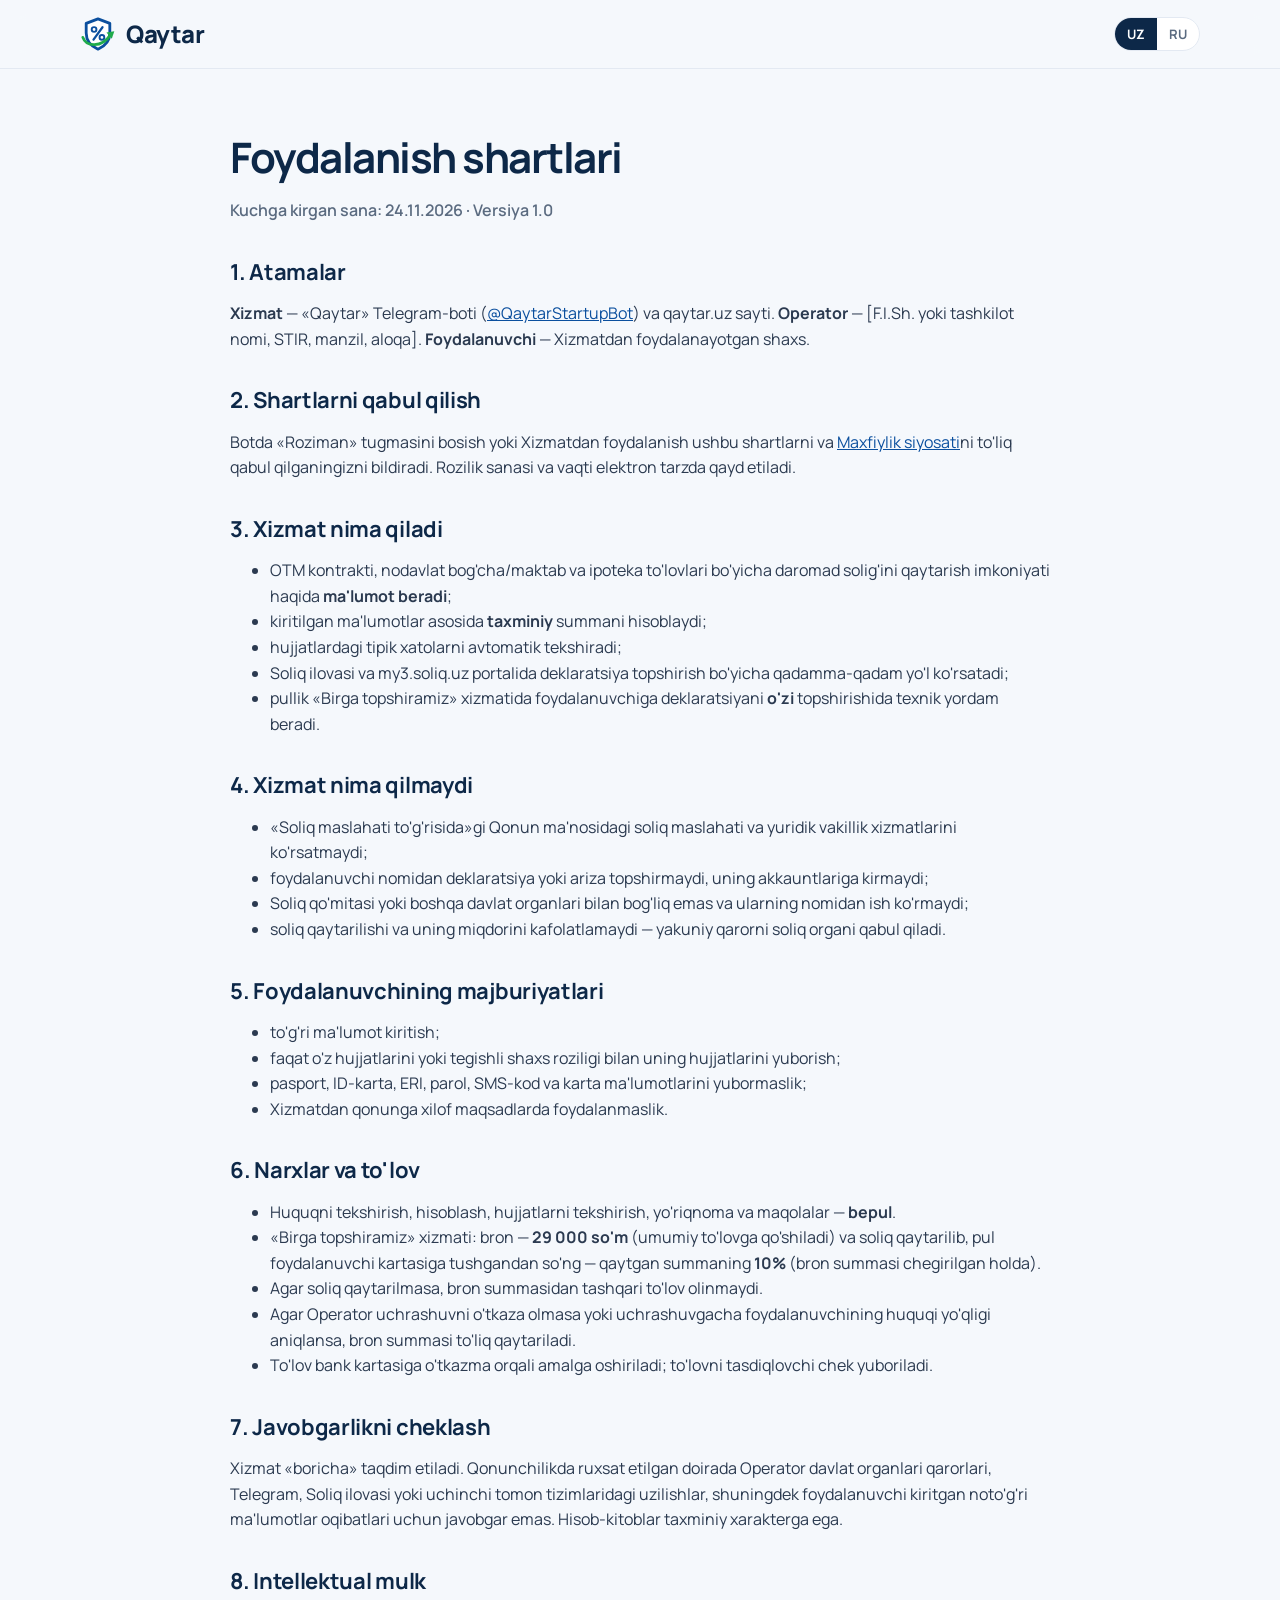
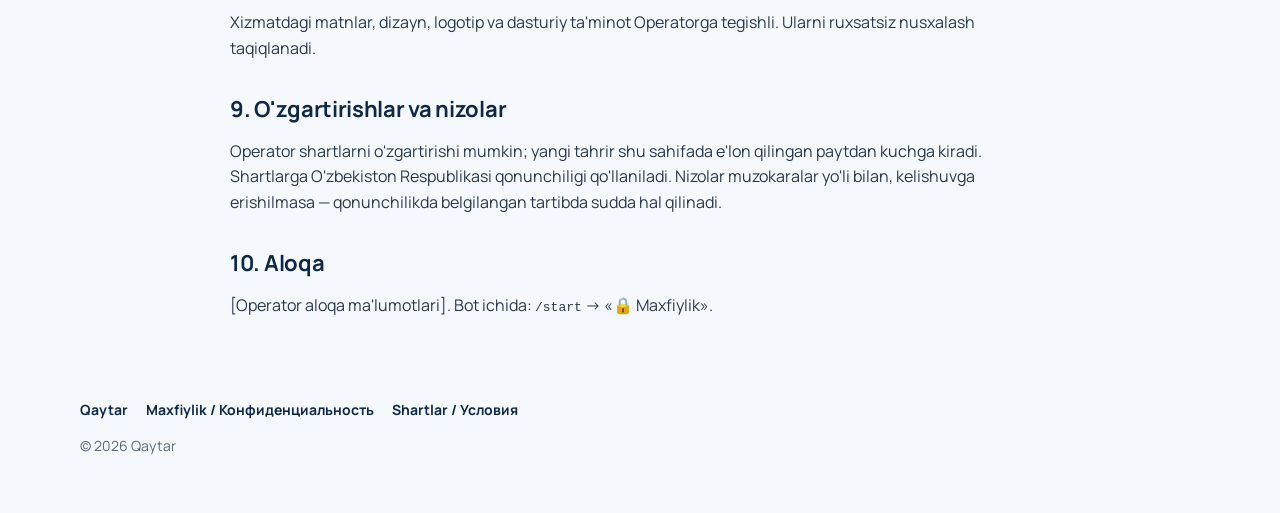
<file: site/terms.html>
<!doctype html>
<html lang="uz">
<head>
<meta charset="utf-8">
<meta name="viewport" content="width=device-width, initial-scale=1">
<title>Foydalanish shartlari — Qaytar</title>
<meta name="description" content="Qaytar xizmatidan foydalanish shartlari (ommaviy oferta). Условия использования сервиса Qaytar.">
<link rel="canonical" href="https://qaytar.uz/terms.html">
<link rel="icon" href="logo.svg" type="image/svg+xml">
<link rel="preconnect" href="https://fonts.googleapis.com">
<link rel="preconnect" href="https://fonts.gstatic.com" crossorigin>
<link href="https://fonts.googleapis.com/css2?family=Manrope:wght@500;600;700;800&display=swap" rel="stylesheet">
<link rel="stylesheet" href="styles.css">
<script src="lang.js"></script>
</head>
<body>
<header class="header">
  <div class="container">
    <a class="brand" href="index.html"><img src="logo.svg" width="36" height="36" alt=""><span class="brand-name">Qaytar</span></a>
    <div class="lang-switch" style="margin-left:auto"><button data-set-lang="uz">UZ</button><button data-set-lang="ru">RU</button></div>
  </div>
</header>

<main class="container legal">

<!-- =================== O'ZBEKCHA =================== -->
<div data-lang-block="uz">
  <h1>Foydalanish shartlari</h1>
  <p class="meta">Kuchga kirgan sana: 24.11.2026 · Versiya 1.0</p>

  <h2>1. Atamalar</h2>
  <p><b>Xizmat</b> — «Qaytar» Telegram-boti (<a href="https://t.me/QaytarStartupBot">@QaytarStartupBot</a>) va qaytar.uz sayti. <b>Operator</b> — [F.I.Sh. yoki tashkilot nomi, STIR, manzil, aloqa]. <b>Foydalanuvchi</b> — Xizmatdan foydalanayotgan shaxs.</p>

  <h2>2. Shartlarni qabul qilish</h2>
  <p>Botda «Roziman» tugmasini bosish yoki Xizmatdan foydalanish ushbu shartlarni va <a href="privacy.html">Maxfiylik siyosati</a>ni to'liq qabul qilganingizni bildiradi. Rozilik sanasi va vaqti elektron tarzda qayd etiladi.</p>

  <h2>3. Xizmat nima qiladi</h2>
  <ul>
    <li>OTM kontrakti, nodavlat bog'cha/maktab va ipoteka to'lovlari bo'yicha daromad solig'ini qaytarish imkoniyati haqida <b>ma'lumot beradi</b>;</li>
    <li>kiritilgan ma'lumotlar asosida <b>taxminiy</b> summani hisoblaydi;</li>
    <li>hujjatlardagi tipik xatolarni avtomatik tekshiradi;</li>
    <li>Soliq ilovasi va my3.soliq.uz portalida deklaratsiya topshirish bo'yicha qadamma-qadam yo'l ko'rsatadi;</li>
    <li>pullik «Birga topshiramiz» xizmatida foydalanuvchiga deklaratsiyani <b>o'zi</b> topshirishida texnik yordam beradi.</li>
  </ul>

  <h2>4. Xizmat nima qilmaydi</h2>
  <ul>
    <li>«Soliq maslahati to'g'risida»gi Qonun ma'nosidagi soliq maslahati va yuridik vakillik xizmatlarini ko'rsatmaydi;</li>
    <li>foydalanuvchi nomidan deklaratsiya yoki ariza topshirmaydi, uning akkauntlariga kirmaydi;</li>
    <li>Soliq qo'mitasi yoki boshqa davlat organlari bilan bog'liq emas va ularning nomidan ish ko'rmaydi;</li>
    <li>soliq qaytarilishi va uning miqdorini kafolatlamaydi — yakuniy qarorni soliq organi qabul qiladi.</li>
  </ul>

  <h2>5. Foydalanuvchining majburiyatlari</h2>
  <ul>
    <li>to'g'ri ma'lumot kiritish;</li>
    <li>faqat o'z hujjatlarini yoki tegishli shaxs roziligi bilan uning hujjatlarini yuborish;</li>
    <li>pasport, ID-karta, ERI, parol, SMS-kod va karta ma'lumotlarini yubormaslik;</li>
    <li>Xizmatdan qonunga xilof maqsadlarda foydalanmaslik.</li>
  </ul>

  <h2>6. Narxlar va to'lov</h2>
  <ul>
    <li>Huquqni tekshirish, hisoblash, hujjatlarni tekshirish, yo'riqnoma va maqolalar — <b>bepul</b>.</li>
    <li>«Birga topshiramiz» xizmati: bron — <b>29 000 so'm</b> (umumiy to'lovga qo'shiladi) va soliq qaytarilib, pul foydalanuvchi kartasiga tushgandan so'ng — qaytgan summaning <b>10%</b> (bron summasi chegirilgan holda).</li>
    <li>Agar soliq qaytarilmasa, bron summasidan tashqari to'lov olinmaydi.</li>
    <li>Agar Operator uchrashuvni o'tkaza olmasa yoki uchrashuvgacha foydalanuvchining huquqi yo'qligi aniqlansa, bron summasi to'liq qaytariladi.</li>
    <li>To'lov bank kartasiga o'tkazma orqali amalga oshiriladi; to'lovni tasdiqlovchi chek yuboriladi.</li>
  </ul>

  <h2>7. Javobgarlikni cheklash</h2>
  <p>Xizmat «boricha» taqdim etiladi. Qonunchilikda ruxsat etilgan doirada Operator davlat organlari qarorlari, Telegram, Soliq ilovasi yoki uchinchi tomon tizimlaridagi uzilishlar, shuningdek foydalanuvchi kiritgan noto'g'ri ma'lumotlar oqibatlari uchun javobgar emas. Hisob-kitoblar taxminiy xarakterga ega.</p>

  <h2>8. Intellektual mulk</h2>
  <p>Xizmatdagi matnlar, dizayn, logotip va dasturiy ta'minot Operatorga tegishli. Ularni ruxsatsiz nusxalash taqiqlanadi.</p>

  <h2>9. O'zgartirishlar va nizolar</h2>
  <p>Operator shartlarni o'zgartirishi mumkin; yangi tahrir shu sahifada e'lon qilingan paytdan kuchga kiradi. Shartlarga O'zbekiston Respublikasi qonunchiligi qo'llaniladi. Nizolar muzokaralar yo'li bilan, kelishuvga erishilmasa — qonunchilikda belgilangan tartibda sudda hal qilinadi.</p>

  <h2>10. Aloqa</h2>
  <p>[Operator aloqa ma'lumotlari]. Bot ichida: <code>/start</code> → «🔒 Maxfiylik».</p>
</div>

<!-- =================== РУССКИЙ =================== -->
<div data-lang-block="ru">
  <h1>Условия использования</h1>
  <p class="meta">Дата вступления в силу: 24.11.2026 · Версия 1.0</p>

  <h2>1. Термины</h2>
  <p><b>Сервис</b> — Telegram-бот «Qaytar» (<a href="https://t.me/QaytarStartupBot">@QaytarStartupBot</a>) и сайт qaytar.uz. <b>Оператор</b> — [ФИО или наименование организации, ИНН, адрес, контакты]. <b>Пользователь</b> — лицо, использующее Сервис.</p>

  <h2>2. Принятие условий</h2>
  <p>Нажатие кнопки «Согласен(на)» в боте или использование Сервиса означает полное принятие этих условий и <a href="privacy.html">Политики конфиденциальности</a>. Дата и время согласия фиксируются в электронном виде.</p>

  <h2>3. Что делает Сервис</h2>
  <ul>
    <li><b>информирует</b> о возможности вернуть подоходный налог за контракт в вузе, негосударственный сад/школу и ипотеку;</li>
    <li>рассчитывает <b>примерную</b> сумму по введённым данным;</li>
    <li>автоматически проверяет документы на типичные ошибки;</li>
    <li>пошагово объясняет подачу декларации в приложении Soliq и на портале my3.soliq.uz;</li>
    <li>в рамках платной услуги «Подаём вместе» оказывает техническую помощь, когда пользователь подаёт декларацию <b>сам</b>.</li>
  </ul>

  <h2>4. Чего Сервис не делает</h2>
  <ul>
    <li>не оказывает налоговое консультирование в смысле Закона «О налоговом консультировании» и услуги юридического представительства;</li>
    <li>не подаёт декларации и заявления от имени пользователя и не входит в его аккаунты;</li>
    <li>не связан с Налоговым комитетом или иными государственными органами и не действует от их имени;</li>
    <li>не гарантирует возврат налога и его размер — окончательное решение принимает налоговый орган.</li>
  </ul>

  <h2>5. Обязанности пользователя</h2>
  <ul>
    <li>вводить достоверные данные;</li>
    <li>присылать только свои документы или документы другого лица с его согласия;</li>
    <li>не присылать паспорт, ID-карту, ЭЦП, пароли, SMS-коды и данные карты;</li>
    <li>не использовать Сервис в противоправных целях.</li>
  </ul>

  <h2>6. Цены и оплата</h2>
  <ul>
    <li>Проверка права, расчёт, проверка документов, инструкция и статьи — <b>бесплатно</b>.</li>
    <li>Услуга «Подаём вместе»: бронь — <b>29 000 сум</b> (засчитывается в общую оплату) и после возврата налога и зачисления денег на карту пользователя — <b>10%</b> от вернувшейся суммы (за вычетом брони).</li>
    <li>Если налог не вернули, сверх брони оплата не взимается.</li>
    <li>Если Оператор не смог провести встречу или до встречи выяснилось, что у пользователя нет права на возврат, бронь возвращается полностью.</li>
    <li>Оплата производится переводом на банковскую карту; пользователь присылает чек об оплате.</li>
  </ul>

  <h2>7. Ограничение ответственности</h2>
  <p>Сервис предоставляется «как есть». В пределах, допустимых законодательством, Оператор не отвечает за решения государственных органов, сбои Telegram, приложения Soliq или иных сторонних систем, а также за последствия ввода пользователем неверных данных. Расчёты носят примерный характер.</p>

  <h2>8. Интеллектуальная собственность</h2>
  <p>Тексты, дизайн, логотип и программное обеспечение Сервиса принадлежат Оператору. Копирование без разрешения запрещено.</p>

  <h2>9. Изменения и споры</h2>
  <p>Оператор может изменять условия; новая редакция вступает в силу с момента публикации на этой странице. К условиям применяется законодательство Республики Узбекистан. Споры решаются переговорами, а при недостижении согласия — в суде в установленном законом порядке.</p>

  <h2>10. Контакты</h2>
  <p>[Контакты Оператора]. В боте: <code>/start</code> → «🔒 Конфиденциальность».</p>
</div>

</main>

<footer>
  <div class="container">
    <div class="foot-links"><a href="index.html">Qaytar</a><a href="privacy.html">Maxfiylik / Конфиденциальность</a><a href="terms.html">Shartlar / Условия</a></div>
    <div>© 2026 Qaytar</div>
  </div>
</footer>
</body>
</html>
</file>
<file: site/styles.css>
:root {
  --navy: #0d2848;
  --blue: #0b4f9e;
  --blue-2: #1767c4;
  --green: #1fab4b;
  --green-2: #17913f;
  --bg: #f5f8fc;
  --card: #ffffff;
  --text: #13233a;
  --muted: #5b6b80;
  --line: #e3e9f2;
  --radius: 20px;
  --shadow: 0 10px 30px rgba(13, 40, 72, .08);
}

* { box-sizing: border-box; }
html { scroll-behavior: smooth; }
body {
  margin: 0;
  font-family: "Manrope", system-ui, -apple-system, "Segoe UI", sans-serif;
  color: var(--text);
  background: var(--bg);
  line-height: 1.6;
  -webkit-font-smoothing: antialiased;
}
a { color: var(--blue); }
img, svg { display: block; }
.container { width: min(1120px, 100% - 32px); margin: 0 auto; }

/* ---------- header ---------- */
.header {
  position: sticky; top: 0; z-index: 20;
  background: rgba(245, 248, 252, .85);
  backdrop-filter: blur(12px);
  border-bottom: 1px solid var(--line);
}
.header .container { display: flex; align-items: center; gap: 24px; height: 68px; }
.brand { display: flex; align-items: center; gap: 10px; text-decoration: none; }
.brand-name { font-weight: 800; font-size: 24px; color: var(--navy); letter-spacing: -.5px; }
.nav { display: flex; gap: 22px; margin-left: auto; }
.nav a { color: var(--muted); text-decoration: none; font-weight: 600; font-size: 15px; }
.nav a:hover { color: var(--navy); }
.lang-switch { display: flex; border: 1px solid var(--line); border-radius: 999px; overflow: hidden; background: #fff; }
.lang-switch button {
  border: 0; background: transparent; padding: 6px 12px; font: inherit; font-weight: 700; font-size: 13px;
  color: var(--muted); cursor: pointer;
}
.lang-switch button.active { background: var(--navy); color: #fff; }

.btn {
  display: inline-flex; align-items: center; justify-content: center; gap: 8px;
  padding: 14px 22px; border-radius: 14px; font: inherit; font-weight: 800; font-size: 16px;
  text-decoration: none; cursor: pointer; border: 0; transition: transform .15s, box-shadow .15s, background .15s;
}
.btn:hover { transform: translateY(-1px); }
.btn-primary { background: var(--green); color: #fff; box-shadow: 0 8px 20px rgba(31, 171, 75, .3); }
.btn-primary:hover { background: var(--green-2); }
.btn-ghost { background: #fff; color: var(--navy); border: 1px solid var(--line); }
.btn-sm { padding: 9px 16px; font-size: 14px; border-radius: 12px; }

/* ---------- hero ---------- */
.hero { padding: 72px 0 56px; position: relative; overflow: hidden; }
.hero::before {
  content: ""; position: absolute; inset: -40% -10% auto auto; width: 720px; height: 720px;
  background: radial-gradient(circle, rgba(31, 171, 75, .14), transparent 60%);
  pointer-events: none;
}
.hero-grid { display: grid; grid-template-columns: 1.15fr .85fr; gap: 48px; align-items: center; position: relative; }
.pill {
  display: inline-flex; align-items: center; gap: 8px; padding: 6px 14px; border-radius: 999px;
  background: #e8f6ee; color: var(--green-2); font-weight: 700; font-size: 14px;
}
h1 { font-size: clamp(34px, 5vw, 56px); line-height: 1.08; letter-spacing: -1.5px; color: var(--navy); margin: 18px 0; }
h1 .hl { color: var(--green); }
.lead { font-size: 19px; color: var(--muted); max-width: 560px; margin: 0 0 28px; }
.hero-cta { display: flex; flex-wrap: wrap; gap: 12px; }
.trust { display: flex; flex-wrap: wrap; gap: 10px 22px; margin-top: 28px; color: var(--muted); font-weight: 600; font-size: 14px; }
.trust span { display: inline-flex; align-items: center; gap: 6px; }
.trust svg { color: var(--green); flex: none; }

/* phone mock */
.phone {
  background: var(--navy); border-radius: 36px; padding: 14px; box-shadow: 0 30px 60px rgba(13, 40, 72, .25);
  max-width: 340px; margin-left: auto; transform: rotate(2deg);
}
.screen { background: #e6edf5; border-radius: 26px; padding: 16px 14px; min-height: 440px; display: flex; flex-direction: column; gap: 10px; }
.chat-head { display: flex; align-items: center; gap: 10px; padding-bottom: 8px; border-bottom: 1px solid #d3dde9; }
.chat-head b { color: var(--navy); font-size: 15px; display: block; }
.chat-head small { color: var(--muted); font-size: 12px; }
.bubble { background: #fff; border-radius: 16px 16px 16px 4px; padding: 10px 12px; font-size: 13.5px; line-height: 1.45; max-width: 92%; box-shadow: 0 1px 2px rgba(0,0,0,.06); }
.bubble.me { background: #d9f5df; align-self: flex-end; border-radius: 16px 16px 4px 16px; }
.bubble .big { font-size: 20px; font-weight: 800; color: var(--green-2); display: block; margin: 2px 0; }

/* ---------- sections ---------- */
section { padding: 72px 0; }
.section-head { text-align: center; max-width: 720px; margin: 0 auto 44px; }
.eyebrow { color: var(--green-2); font-weight: 800; font-size: 14px; text-transform: uppercase; letter-spacing: 1.2px; }
h2 { font-size: clamp(28px, 3.6vw, 40px); line-height: 1.15; letter-spacing: -1px; color: var(--navy); margin: 10px 0 12px; }
.section-head p { color: var(--muted); font-size: 18px; margin: 0; }

.stats { display: grid; grid-template-columns: repeat(3, 1fr); gap: 16px; margin-top: -8px; }
.stat { background: var(--card); border: 1px solid var(--line); border-radius: var(--radius); padding: 22px 24px; }
.stat b { display: block; font-size: 28px; color: var(--navy); letter-spacing: -.5px; }
.stat span { color: var(--muted); font-weight: 600; }

.cards { display: grid; grid-template-columns: repeat(3, 1fr); gap: 20px; }
.card { background: var(--card); border: 1px solid var(--line); border-radius: var(--radius); padding: 28px; box-shadow: var(--shadow); }
.card .ico { width: 52px; height: 52px; border-radius: 14px; display: grid; place-items: center; font-size: 26px; background: #eaf1fb; margin-bottom: 16px; }
.card h3 { margin: 0 0 8px; color: var(--navy); font-size: 20px; }
.card p { margin: 0; color: var(--muted); }
.card .example { margin-top: 14px; padding-top: 14px; border-top: 1px dashed var(--line); font-weight: 700; color: var(--navy); }
.card .example em { color: var(--green-2); font-style: normal; }

/* calculator */
.calc { display: grid; grid-template-columns: 1fr 1fr; gap: 0; background: var(--card); border-radius: 28px; overflow: hidden; box-shadow: var(--shadow); border: 1px solid var(--line); }
.calc-form { padding: 36px; display: grid; gap: 18px; }
.calc-form label { font-weight: 700; color: var(--navy); font-size: 15px; display: grid; gap: 8px; }
.calc-form input, .calc-form select {
  font: inherit; font-size: 17px; padding: 14px 16px; border: 1.5px solid var(--line); border-radius: 14px; background: #fbfcfe; color: var(--text);
}
.calc-form input:focus, .calc-form select:focus { outline: none; border-color: var(--blue-2); box-shadow: 0 0 0 4px rgba(23, 103, 196, .12); }
.calc-form small { color: var(--muted); font-weight: 500; }
.calc-result {
  background: linear-gradient(150deg, var(--navy), var(--blue)); color: #fff; padding: 36px;
  display: flex; flex-direction: column; justify-content: center; gap: 10px;
}
.calc-result .label { opacity: .8; font-weight: 600; }
.calc-result .amount { font-size: clamp(36px, 5vw, 52px); font-weight: 800; letter-spacing: -1.5px; line-height: 1.1; }
.calc-result .note { opacity: .85; font-size: 14px; }
.calc-result .btn { margin-top: 12px; align-self: flex-start; }

/* steps */
.steps { display: grid; grid-template-columns: repeat(4, 1fr); gap: 20px; counter-reset: step; }
.step { background: var(--card); border: 1px solid var(--line); border-radius: var(--radius); padding: 26px; position: relative; }
.step::before {
  counter-increment: step; content: counter(step);
  width: 40px; height: 40px; border-radius: 12px; background: var(--navy); color: #fff; font-weight: 800;
  display: grid; place-items: center; margin-bottom: 14px;
}
.step h3 { margin: 0 0 6px; font-size: 18px; color: var(--navy); }
.step p { margin: 0; color: var(--muted); font-size: 15px; }

/* security */
.secure { background: var(--navy); color: #fff; border-radius: 32px; padding: 48px; display: grid; grid-template-columns: 1fr 1fr; gap: 40px; align-items: center; }
.secure h2 { color: #fff; }
.secure p { color: #c5d3e6; }
.never { display: grid; gap: 12px; }
.never div { display: flex; gap: 12px; align-items: center; background: rgba(255,255,255,.07); border: 1px solid rgba(255,255,255,.1); padding: 14px 16px; border-radius: 14px; font-weight: 700; }
.never span { font-size: 20px; }

/* pricing */
.pricing { display: grid; grid-template-columns: 1fr 1fr; gap: 20px; max-width: 860px; margin: 0 auto; }
.plan { background: var(--card); border: 1px solid var(--line); border-radius: 24px; padding: 32px; display: flex; flex-direction: column; gap: 14px; }
.plan.featured { border: 2px solid var(--green); box-shadow: 0 20px 40px rgba(31, 171, 75, .15); position: relative; }
.plan .tag { position: absolute; top: -13px; left: 28px; background: var(--green); color: #fff; font-weight: 800; font-size: 12px; padding: 4px 12px; border-radius: 999px; }
.plan h3 { margin: 0; color: var(--navy); font-size: 22px; }
.plan .price { font-size: 36px; font-weight: 800; color: var(--navy); letter-spacing: -1px; }
.plan .price small { font-size: 16px; color: var(--muted); font-weight: 600; letter-spacing: 0; }
.plan ul { margin: 0; padding: 0; list-style: none; display: grid; gap: 10px; color: var(--text); }
.plan li { display: flex; gap: 10px; }
.plan li::before { content: "✓"; color: var(--green); font-weight: 800; }
.plan .btn { margin-top: auto; }

/* faq */
.faq { max-width: 800px; margin: 0 auto; display: grid; gap: 12px; }
details { background: var(--card); border: 1px solid var(--line); border-radius: 16px; padding: 4px 22px; }
summary { cursor: pointer; font-weight: 700; color: var(--navy); padding: 16px 0; list-style: none; display: flex; justify-content: space-between; gap: 16px; font-size: 17px; }
summary::-webkit-details-marker { display: none; }
summary::after { content: "+"; font-size: 24px; line-height: 1; color: var(--blue); }
details[open] summary::after { content: "–"; }
details p { margin: 0 0 18px; color: var(--muted); }

/* cta */
.cta { text-align: center; background: linear-gradient(135deg, #e8f6ee, #e6effa); border-radius: 32px; padding: 56px 24px; }
.cta p { color: var(--muted); font-size: 18px; margin: 0 0 24px; }

/* footer */
footer { padding: 40px 0 56px; color: var(--muted); font-size: 14px; }
footer .container { display: grid; gap: 14px; }
.foot-links { display: flex; flex-wrap: wrap; gap: 18px; }
.foot-links a { color: var(--navy); font-weight: 700; text-decoration: none; }
.disclaimer { max-width: 820px; }

/* legal pages */
.legal { max-width: 820px; margin: 0 auto; padding: 48px 0 24px; }
.legal h1 { font-size: clamp(30px, 4vw, 42px); }
.legal h2 { font-size: 22px; margin-top: 36px; letter-spacing: -.3px; }
.legal p, .legal li { color: #2b3a50; }
.legal .meta { color: var(--muted); font-weight: 600; }
.legal .box { background: #fff; border: 1px solid var(--line); border-radius: 16px; padding: 18px 22px; }
.legal table { width: 100%; border-collapse: collapse; background: #fff; border-radius: 12px; overflow: hidden; }
.legal th, .legal td { text-align: left; padding: 10px 12px; border-bottom: 1px solid var(--line); vertical-align: top; font-size: 15px; }
.legal th { background: #eef3fa; color: var(--navy); }

[data-lang-block] { display: none; }
html[lang="uz"] [data-lang-block="uz"], html[lang="ru"] [data-lang-block="ru"] { display: block; }

/* ---------- responsive ---------- */
@media (max-width: 960px) {
  .hero-grid, .calc, .secure { grid-template-columns: 1fr; }
  .phone { margin: 0 auto; transform: none; }
  .steps { grid-template-columns: 1fr 1fr; }
  .cards { grid-template-columns: 1fr; }
  .nav { display: none; }
  .header .container { justify-content: space-between; }
}
@media (max-width: 640px) {
  section { padding: 52px 0; }
  .hero { padding: 40px 0 32px; }
  .stats, .pricing, .steps { grid-template-columns: 1fr; }
  .calc-form, .calc-result, .secure { padding: 26px; }
  .secure { border-radius: 24px; }
  .header .btn-sm { display: none; }
  .lead { font-size: 17px; }
}
</file>
